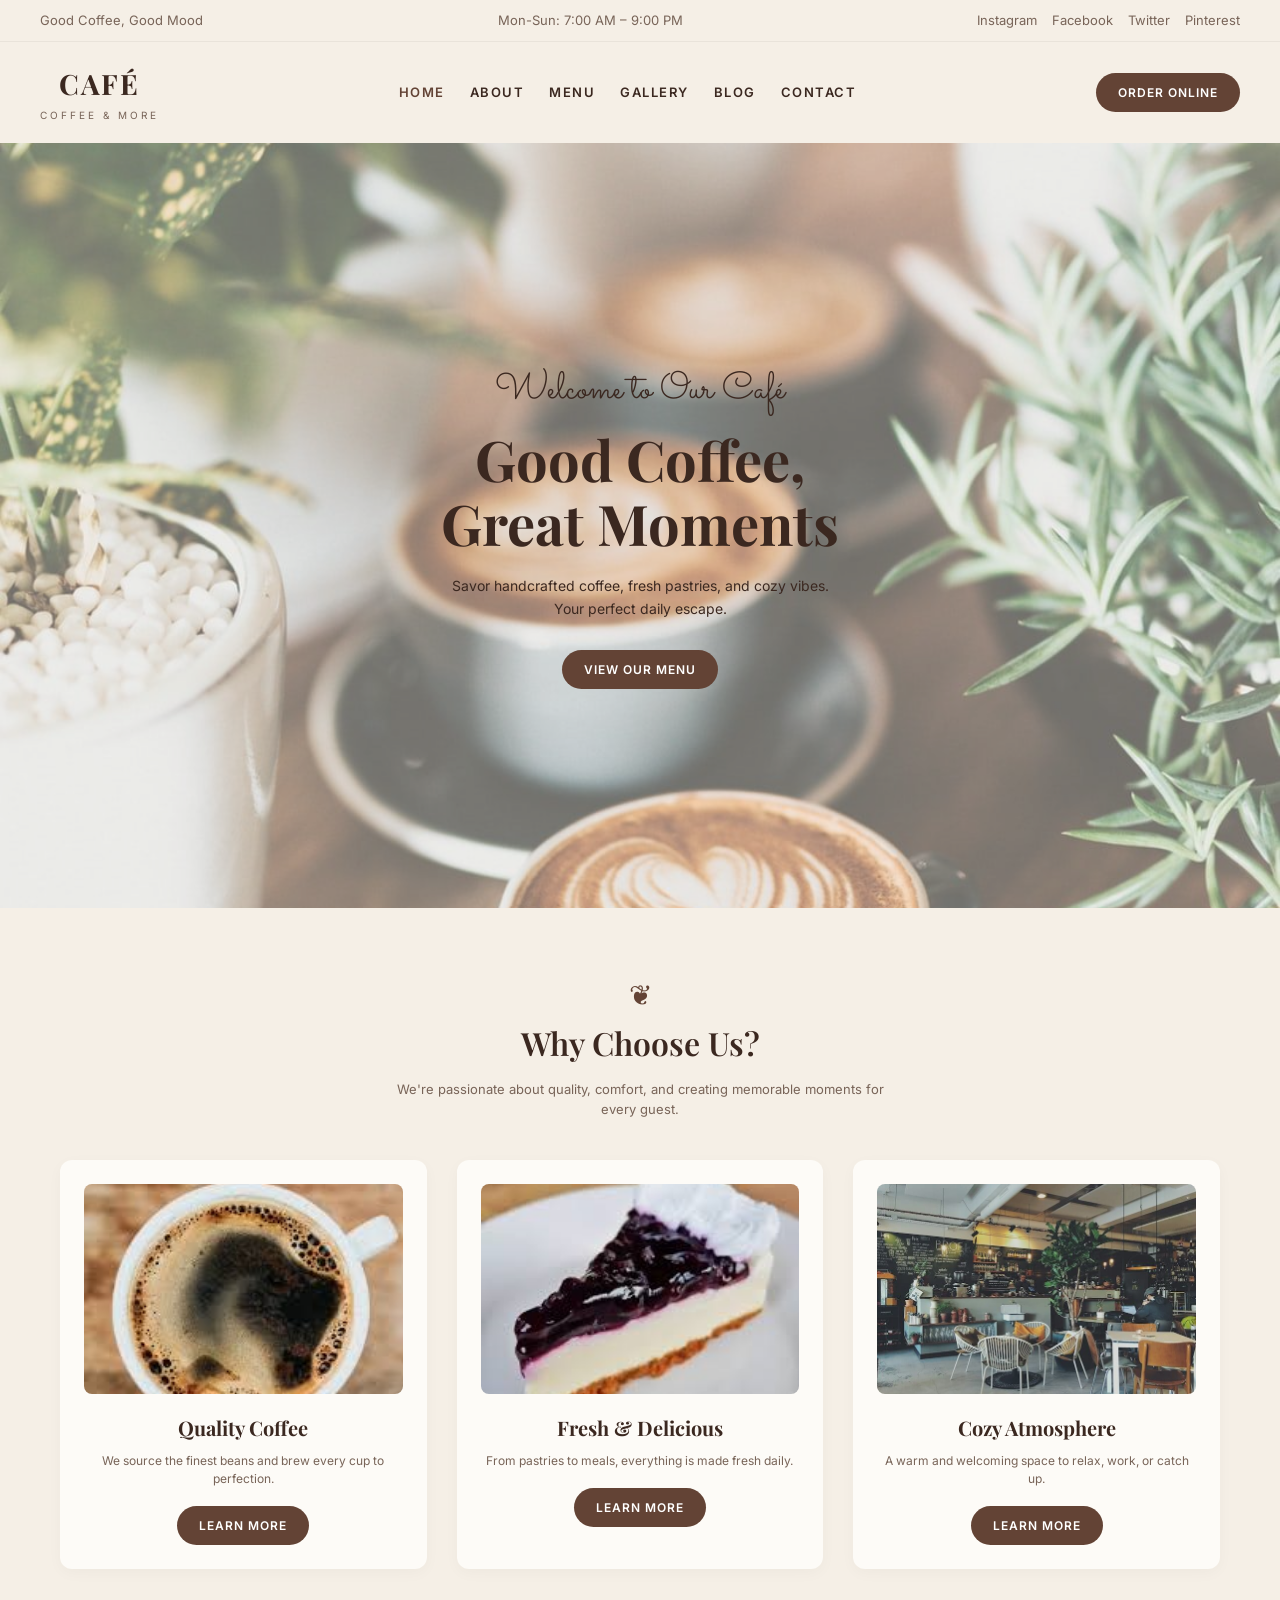
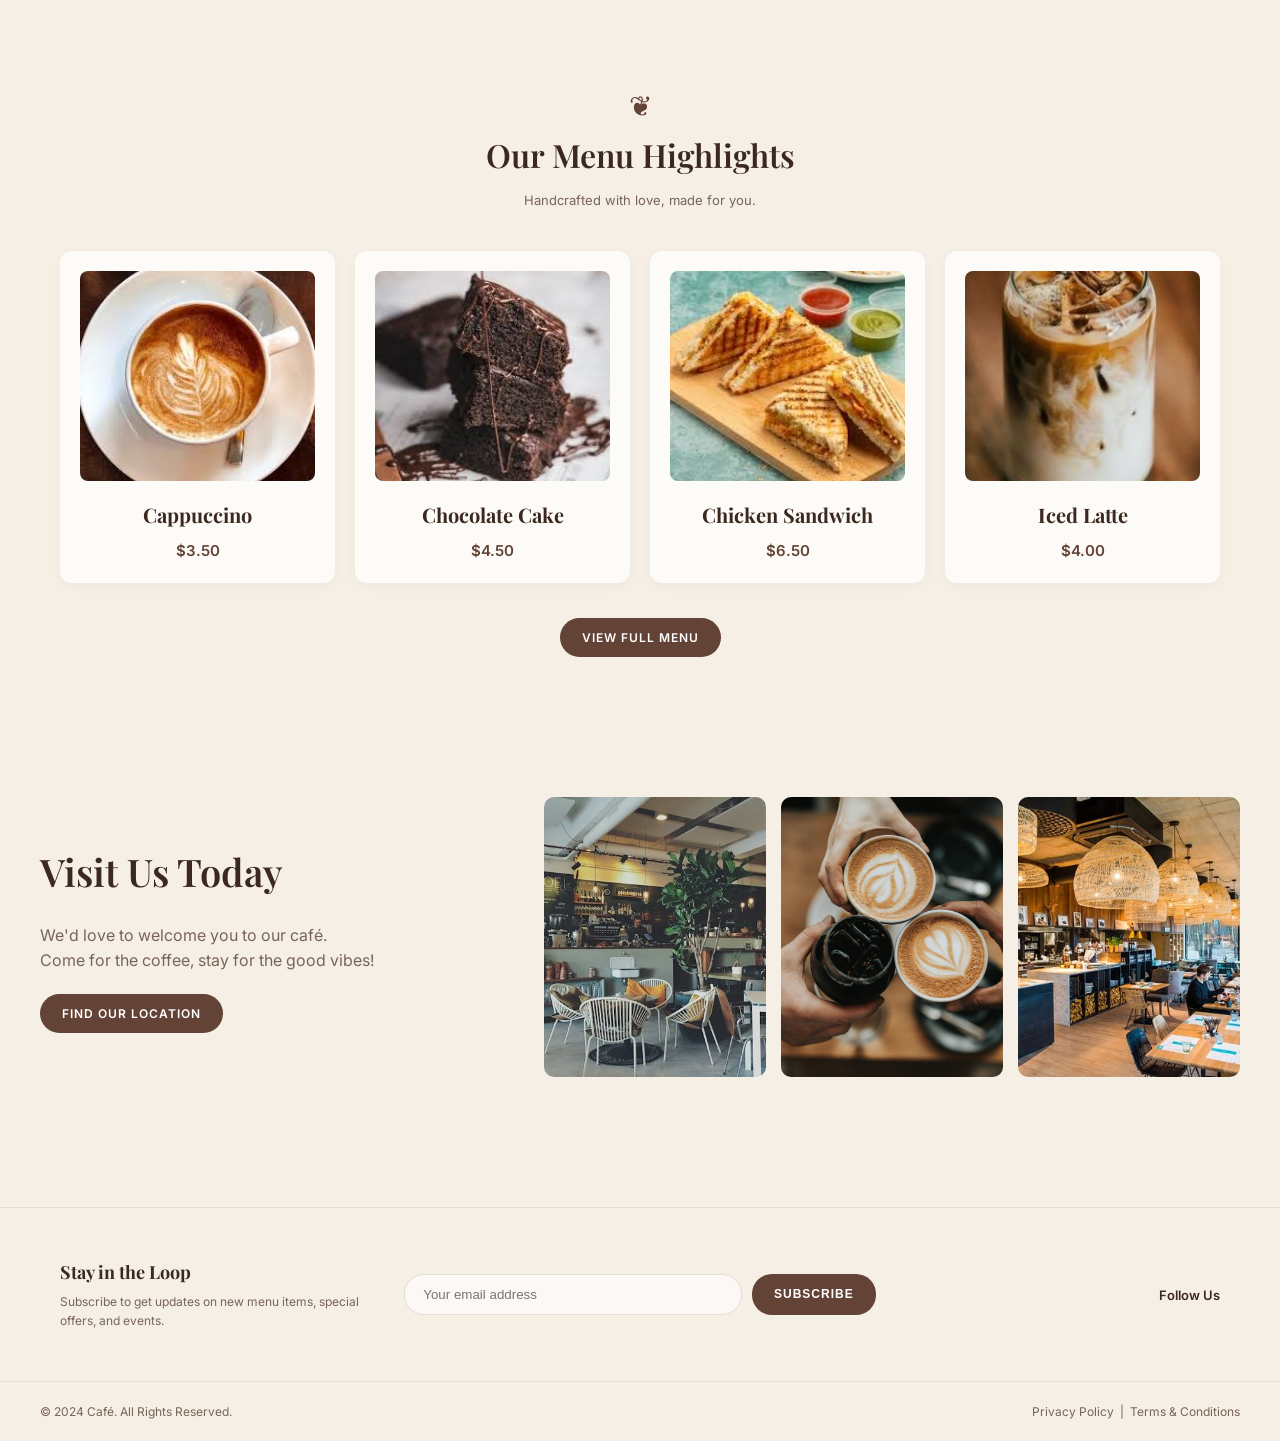
<file: index.html>
<!DOCTYPE html>
<html lang="en">
<head>
  <meta charset="UTF-8">
  <meta name="viewport" content="width=device-width, initial-scale=1.0">
  <title>Café Coffee & More - Home</title>
  <link rel="stylesheet" href="style.css">
 
</head>
<body>


  <div class="top-bar">
    <span>Good Coffee, Good Mood</span>
    <span>Mon-Sun: 7:00 AM – 9:00 PM</span>
    <div class="top-bar-socials">
      <a href="#">Instagram</a>
      <a href="#">Facebook</a>
      <a href="#">Twitter</a>
      <a href="#">Pinterest</a>
    </div>
  </div>

 
  <header class="header">
    <div class="logo">
      <h1>CAFÉ</h1>
      <span>COFFEE &amp; MORE</span>
    </div>
    <nav>
      <ul class="nav-links">
        <li><a href="index.html" class="active">HOME</a></li>
        <li><a href="about.html">ABOUT</a></li>
        <li><a href="menu.html">MENU</a></li>
        <li><a href="gallery.html">GALLERY</a></li>
        <li><a href="blog.html">BLOG</a></li>
        <li><a href="contact.html">CONTACT</a></li>
      </ul>
    </nav>
    <a href="menu.html" class="btn-primary">ORDER ONLINE</a>
  </header>

  
  <section class="hero">
    <div class="hero-content">
      <span class="hero-tag">Welcome to Our Café</span>
      <h1 class="hero-heading">Good Coffee,<br>Great Moments</h1>
      <p class="hero-subtext">Savor handcrafted coffee, fresh pastries, and cozy vibes.<br>Your perfect daily escape.</p>
      <a href="menu.html" class="btn-primary">VIEW OUR MENU</a>
    </div>
  </section>

 
  <section class="container" style="padding: 70px 20px;">
    <div class="section-header">
      <span class="section-tag">❦</span>
      <h2 class="section-title">Why Choose Us?</h2>
      <p class="section-desc">We're passionate about quality, comfort, and creating memorable moments for every guest.</p>
    </div>

    <div class="cards-grid">
      <div class="info-card">
        <img src="image/cards.jpg" class="card-img" alt="Quality Coffee">
        <h3 class="card-title">Quality Coffee</h3>
        <p class="card-desc">We source the finest beans and brew every cup to perfection.</p>
        <a href="about.html" class="btn-primary">LEARN MORE</a>
      </div>
      <div class="info-card">
        <img src="image/5.jpg" class="card-img" alt="Fresh & Delicious">
        <h3 class="card-title">Fresh &amp; Delicious</h3>
        <p class="card-desc">From pastries to meals, everything is made fresh daily.</p>
        <a href="menu.html" class="btn-primary">LEARN MORE</a>
      </div>
      <div class="info-card">
        <img src="image/1.jpg" class="card-img" alt="Cozy Atmosphere">
        <h3 class="card-title">Cozy Atmosphere</h3>
        <p class="card-desc">A warm and welcoming space to relax, work, or catch up.</p>
        <a href="gallery.html" class="btn-primary">LEARN MORE</a>
      </div>
    </div>
  </section>


  <section class="container" style="padding: 50px 20px 70px;">
    <div class="section-header">
      <span class="section-tag">❦</span>
      <h2 class="section-title">Our Menu Highlights</h2>
      <p class="section-desc">Handcrafted with love, made for you.</p>
    </div>

    <div class="menu-grid-4">
      <div class="menu-card">
        <img src="image/menu4.jpg" class="card-img" alt="Cappuccino">
        <h3 class="card-title">Cappuccino</h3>
        <span class="price-tag">$3.50</span>
      </div>
      <div class="menu-card">
        <img src="image/choco.jpg" class="card-img" alt="Chocolate Cake">
        <h3 class="card-title">Chocolate Cake</h3>
        <span class="price-tag">$4.50</span>
      </div>
      <div class="menu-card">
        <img src="image/chicken sandwich.jpg" class="card-img" alt="Chicken Sandwich">
        <h3 class="card-title">Chicken Sandwich</h3>
        <span class="price-tag">$6.50</span>
      </div>
      <div class="menu-card">
        <img src="image/menu.jpg" class="card-img" alt="Iced Latte">
        <h3 class="card-title">Iced Latte</h3>
        <span class="price-tag">$4.00</span>
      </div>
    </div>

    <div style="text-align: center; margin-top: 35px;">
      <a href="menu.html" class="btn-primary">VIEW FULL MENU</a>
    </div>
  </section>

  
  <section class="container visit-section">
    <div>
      <h2 class="section-title" style="font-size: 38px;">Visit Us Today</h2>
      <p style="margin: 20px 0; color: var(--text-muted); line-height: 1.6;">We'd love to welcome you to our café.<br>Come for the coffee, stay for the good vibes!</p>
      <a href="contact.html" class="btn-primary">FIND OUR LOCATION</a>
    </div>
    <div class="visit-images">
      <img src="image/1.jpg" alt="Cafe Entrance">
      <img src="image/2.jpg" alt="Latte Pouring">
      <img src="image/3.jpg" alt="Cafe Seating Area">
    </div>
  </section>

 
  <section class="newsletter-section">
    <div class="container newsletter-grid">
      <div>
        <h4 style="font-family: var(--font-serif); font-size: 18px; margin-bottom: 5px;">Stay in the Loop</h4>
        <p style="font-size: 12px; color: var(--text-muted);">Subscribe to get updates on new menu items, special offers, and events.</p>
      </div>
      <form class="newsletter-form" action="#" method="POST">
        <input type="email" placeholder="Your email address" required>
        <button type="submit" class="btn-primary">SUBSCRIBE</button>
      </form>
      <div style="text-align: right;">
        <span style="font-size: 13px; font-weight: 600;">Follow Us</span>
      </div>
    </div>
  </section>

 
  <footer class="footer-bottom">
    <p>&copy; 2024 Café. All Rights Reserved.</p>
    <div>
      <a href="#">Privacy Policy</a> &nbsp;|&nbsp; <a href="#">Terms &amp; Conditions</a>
    </div>
  </footer>

</body>
</html>
</file>
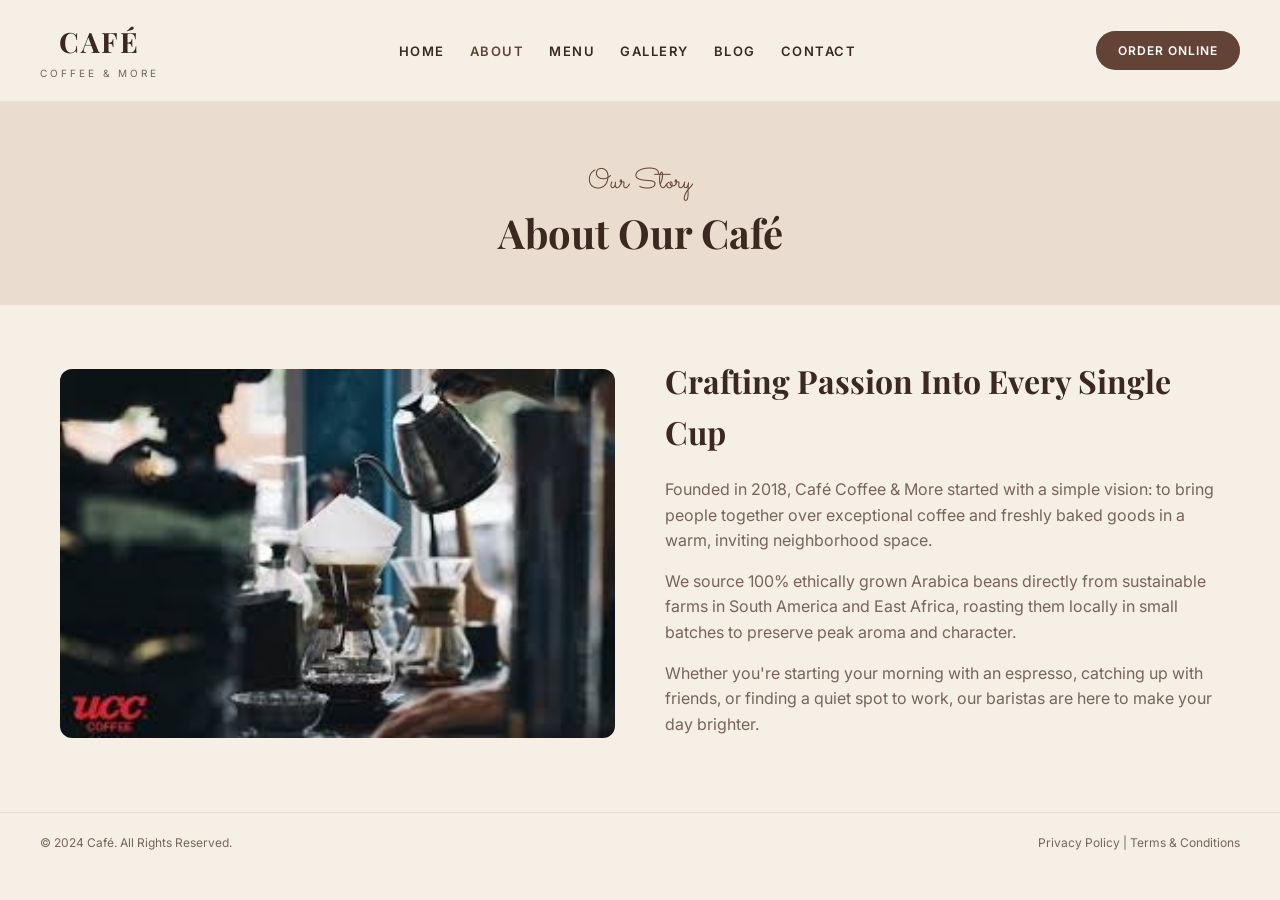
<file: about.html>
<!DOCTYPE html>
<html lang="en">
<head>
  <meta charset="UTF-8">
  <meta name="viewport" content="width=device-width, initial-scale=1.0">
  <title>Café Coffee & More - About Us</title>
  <link rel="stylesheet" href="style.css">
 
</head>
<body>

  <header class="header">
    <div class="logo">
      <h1>CAFÉ</h1>
      <span>COFFEE & MORE</span>
    </div>
    <nav>
      <ul class="nav-links">
        <li><a href="index.html">HOME</a></li>
        <li><a href="about.html" class="active">ABOUT</a></li>
        <li><a href="menu.html">MENU</a></li>
        <li><a href="gallery.html">GALLERY</a></li>
        <li><a href="blog.html">BLOG</a></li>
        <li><a href="contact.html">CONTACT</a></li>
      </ul>
    </nav>
    <a href="menu.html" class="btn-primary">ORDER ONLINE</a>
  </header>

  <div class="page-header-banner">
    <span class="section-tag">Our Story</span>
    <h1>About Our Café</h1>
  </div>

  <div class="container">
    <div class="about-content">
      <img src="image/about.jpg" alt="Coffee Brewing" class="about-img">
      <div class="about-text">
        <h2>Crafting Passion Into Every Single Cup</h2>
        <p>Founded in 2018, Café Coffee & More started with a simple vision: to bring people together over exceptional coffee and freshly baked goods in a warm, inviting neighborhood space.</p>
        <p>We source 100% ethically grown Arabica beans directly from sustainable farms in South America and East Africa, roasting them locally in small batches to preserve peak aroma and character.</p>
        <p>Whether you're starting your morning with an espresso, catching up with friends, or finding a quiet spot to work, our baristas are here to make your day brighter.</p>
      </div>
    </div>
  </div>

  <footer class="footer-bottom">
    <p>&copy; 2024 Café. All Rights Reserved.</p>
    <div><a href="#">Privacy Policy</a> | <a href="#">Terms &amp; Conditions</a></div>
  </footer>

</body>
</html>
</file>
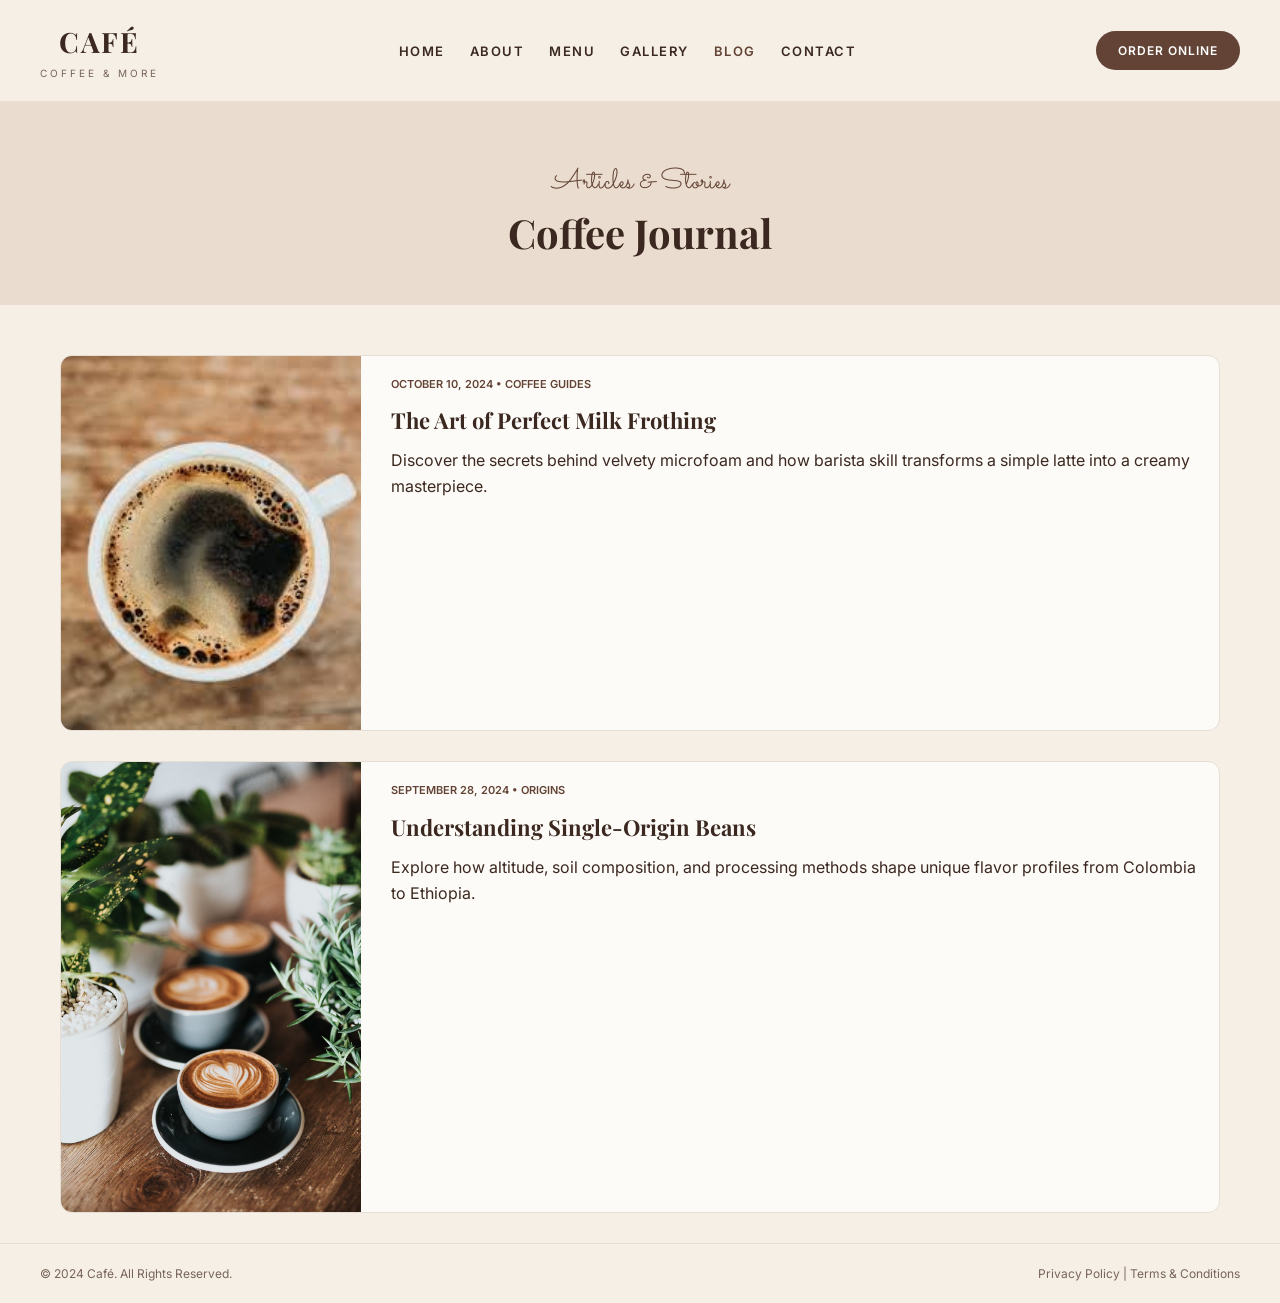
<file: blog.html>
<!DOCTYPE html>
<html lang="en">
<head>
  <meta charset="UTF-8">
  <meta name="viewport" content="width=device-width, initial-scale=1.0">
  <title>Café Coffee & More - Blog</title>
  <link rel="stylesheet" href="style.css">
  
</head>
<body>

  <header class="header">
    <div class="logo">
      <h1>CAFÉ</h1>
      <span>COFFEE & MORE</span>
    </div>
    <nav>
      <ul class="nav-links">
        <li><a href="index.html">HOME</a></li>
        <li><a href="about.html">ABOUT</a></li>
        <li><a href="menu.html">MENU</a></li>
        <li><a href="gallery.html">GALLERY</a></li>
        <li><a href="blog.html" class="active">BLOG</a></li>
        <li><a href="contact.html">CONTACT</a></li>
      </ul>
    </nav>
    <a href="menu.html" class="btn-primary">ORDER ONLINE</a>
  </header>

  <div class="page-header-banner">
    <span class="section-tag">Articles &amp; Stories</span>
    <h1>Coffee Journal</h1>
  </div>

  <div class="container">
    <article class="blog-post">
      <img src="image/cards.jpg" alt="Coffee Brewing">
      <div class="blog-post-content">
        <div class="blog-meta">OCTOBER 10, 2024 • COFFEE GUIDES</div>
        <h2>The Art of Perfect Milk Frothing</h2>
        <p>Discover the secrets behind velvety microfoam and how barista skill transforms a simple latte into a creamy masterpiece.</p>
      </div>
    </article>

    <article class="blog-post">
      <img src="image/4.jpg" alt="Coffee Beans">
      <div class="blog-post-content">
        <div class="blog-meta">SEPTEMBER 28, 2024 • ORIGINS</div>
        <h2>Understanding Single-Origin Beans</h2>
        <p>Explore how altitude, soil composition, and processing methods shape unique flavor profiles from Colombia to Ethiopia.</p>
      </div>
    </article>
  </div>

  <footer class="footer-bottom">
    <p>&copy; 2024 Café. All Rights Reserved.</p>
    <div><a href="#">Privacy Policy</a> | <a href="#">Terms &amp; Conditions</a></div>
  </footer>

</body>
</html>
</file>
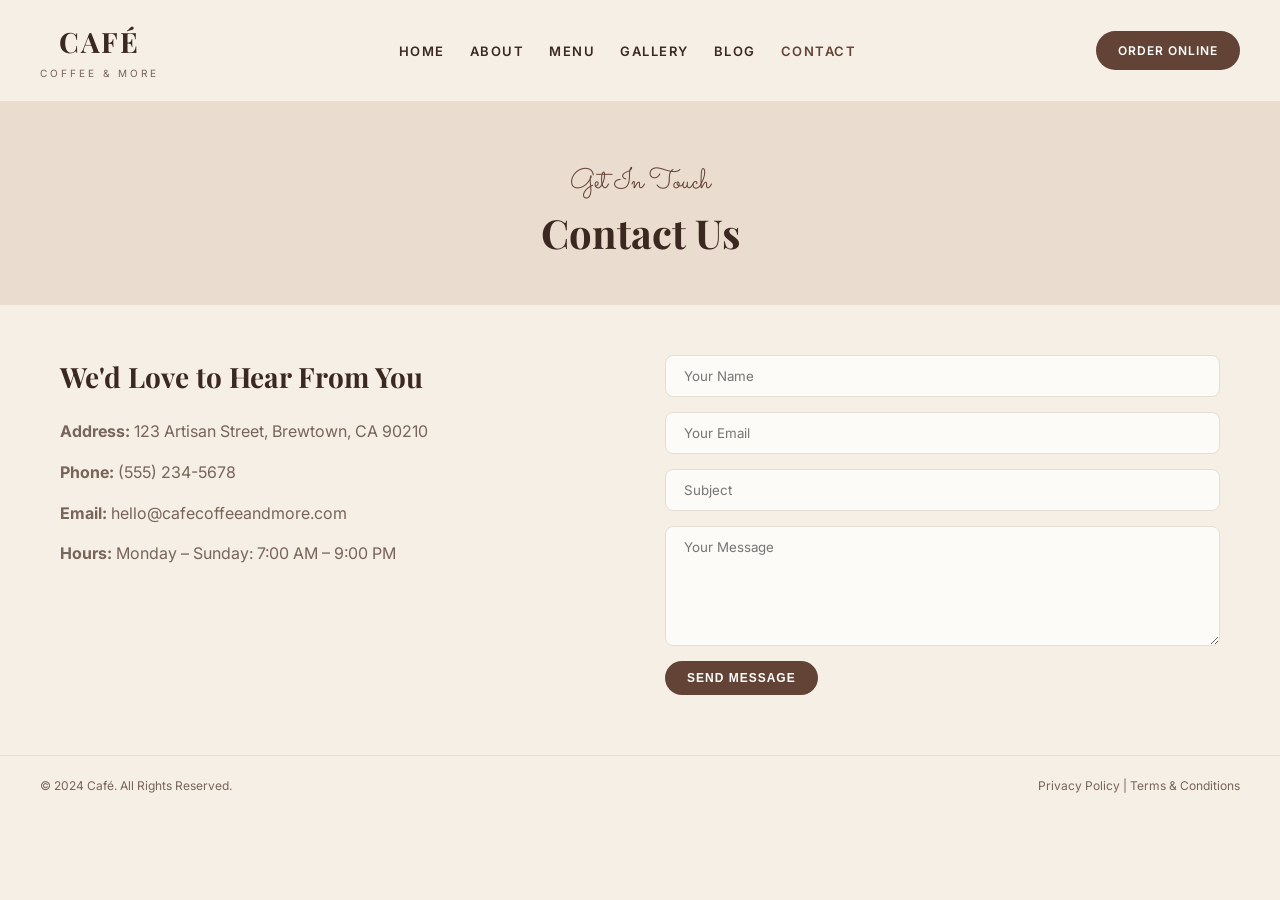
<file: contact.html>
<!DOCTYPE html>
<html lang="en">
<head>
  <meta charset="UTF-8">
  <meta name="viewport" content="width=device-width, initial-scale=1.0">
  <title>Café Coffee & More - Contact Us</title>
  <link rel="stylesheet" href="style.css">
 
</head>
<body>

  <header class="header">
    <div class="logo">
      <h1>CAFÉ</h1>
      <span>COFFEE & MORE</span>
    </div>
    <nav>
      <ul class="nav-links">
        <li><a href="index.html">HOME</a></li>
        <li><a href="about.html">ABOUT</a></li>
        <li><a href="menu.html">MENU</a></li>
        <li><a href="gallery.html">GALLERY</a></li>
        <li><a href="blog.html">BLOG</a></li>
        <li><a href="contact.html" class="active">CONTACT</a></li>
      </ul>
    </nav>
    <a href="menu.html" class="btn-primary">ORDER ONLINE</a>
  </header>

  <div class="page-header-banner">
    <span class="section-tag">Get In Touch</span>
    <h1>Contact Us</h1>
  </div>

  <div class="container">
    <div class="contact-grid">
      <div class="contact-info">
        <h2>We'd Love to Hear From You</h2>
        <p><strong>Address:</strong> 123 Artisan Street, Brewtown, CA 90210</p>
        <p><strong>Phone:</strong> (555) 234-5678</p>
        <p><strong>Email:</strong> hello@cafecoffeeandmore.com</p>
        <p><strong>Hours:</strong> Monday – Sunday: 7:00 AM – 9:00 PM</p>
      </div>

      <form class="contact-form" action="#" method="POST">
        <input type="text" placeholder="Your Name" required>
        <input type="email" placeholder="Your Email" required>
        <input type="text" placeholder="Subject">
        <textarea placeholder="Your Message" required></textarea>
        <button type="submit" class="btn-primary" style="align-self: flex-start;">SEND MESSAGE</button>
      </form>
    </div>
  </div>

  <footer class="footer-bottom">
    <p>&copy; 2024 Café. All Rights Reserved.</p>
    <div><a href="#">Privacy Policy</a> | <a href="#">Terms &amp; Conditions</a></div>
  </footer>

</body>
</html>
</file>
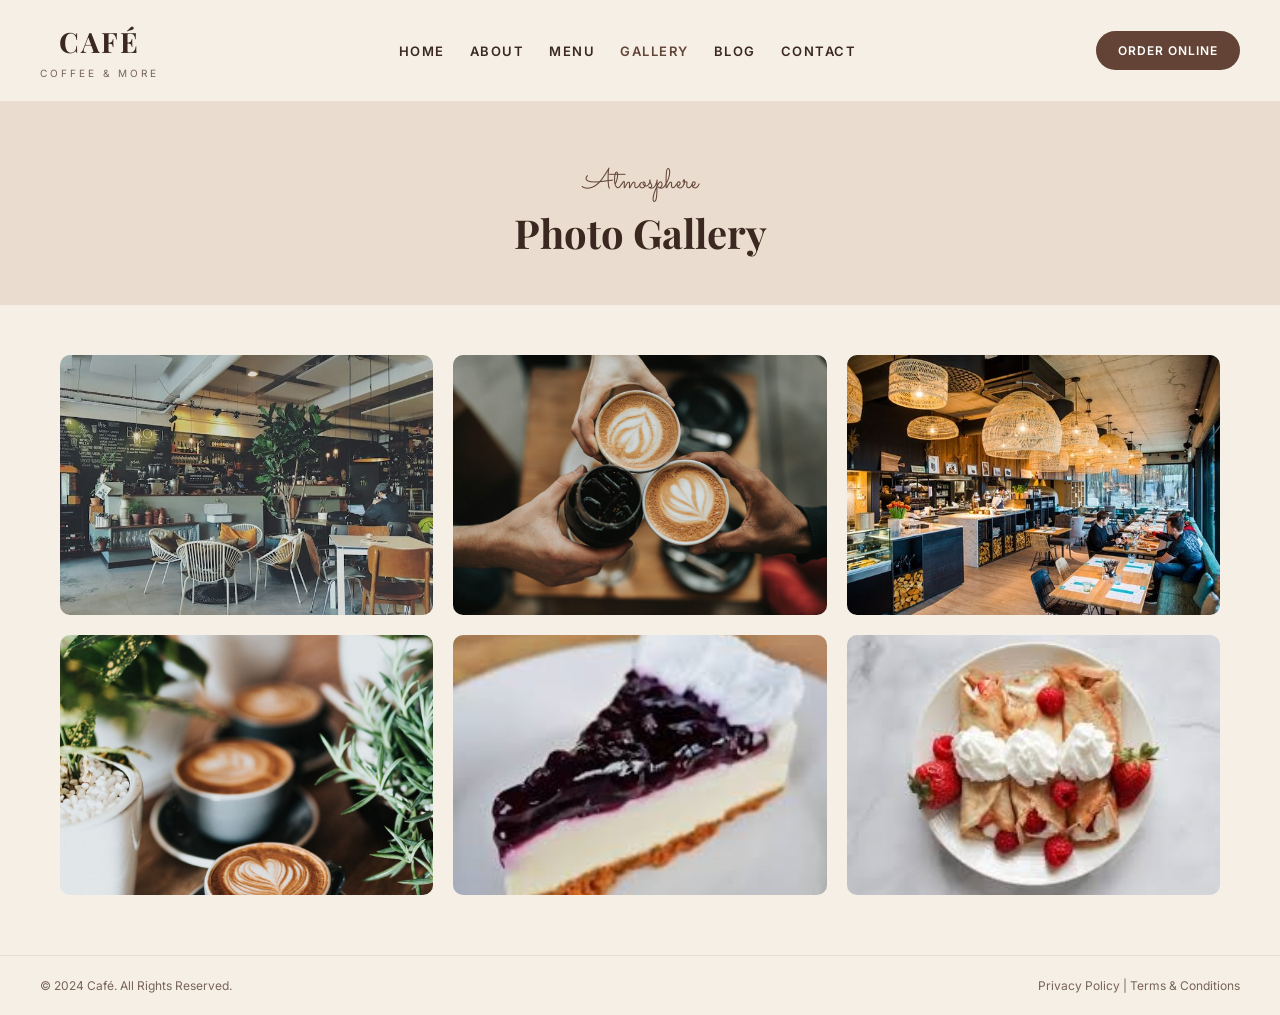
<file: gallery.html>
<!DOCTYPE html>
<html lang="en">
<head>
  <meta charset="UTF-8">
  <meta name="viewport" content="width=device-width, initial-scale=1.0">
  <title>Café Coffee & More - Gallery</title>
  <link rel="stylesheet" href="style.css">
  
</head>
<body>

  <header class="header">
    <div class="logo">
      <h1>CAFÉ</h1>
      <span>COFFEE & MORE</span>
    </div>
    <nav>
      <ul class="nav-links">
        <li><a href="index.html">HOME</a></li>
        <li><a href="about.html">ABOUT</a></li>
        <li><a href="menu.html">MENU</a></li>
        <li><a href="gallery.html" class="active">GALLERY</a></li>
        <li><a href="blog.html">BLOG</a></li>
        <li><a href="contact.html">CONTACT</a></li>
      </ul>
    </nav>
    <a href="menu.html" class="btn-primary">ORDER ONLINE</a>
  </header>

  <div class="page-header-banner">
    <span class="section-tag">Atmosphere</span>
    <h1>Photo Gallery</h1>
  </div>

  <div class="container">
    <div class="gallery-grid">
      <img src="image/1.jpg" alt="Interior">
      <img src="image/2.jpg" alt="Latte Art">
      <img src="image/3.jpg" alt="Cozy Corner">
      <img src="image/4.jpg" alt="Coffee Cup">
      <img src="image/5.jpg" alt="Pastry Display">
      <img src="image/6.jpg" alt="Muffin close-up">
    </div>
  </div>

  <footer class="footer-bottom">
    <p>&copy; 2024 Café. All Rights Reserved.</p>
    <div><a href="#">Privacy Policy</a> | <a href="#">Terms &amp; Conditions</a></div>
  </footer>

</body>
</html>
</file>
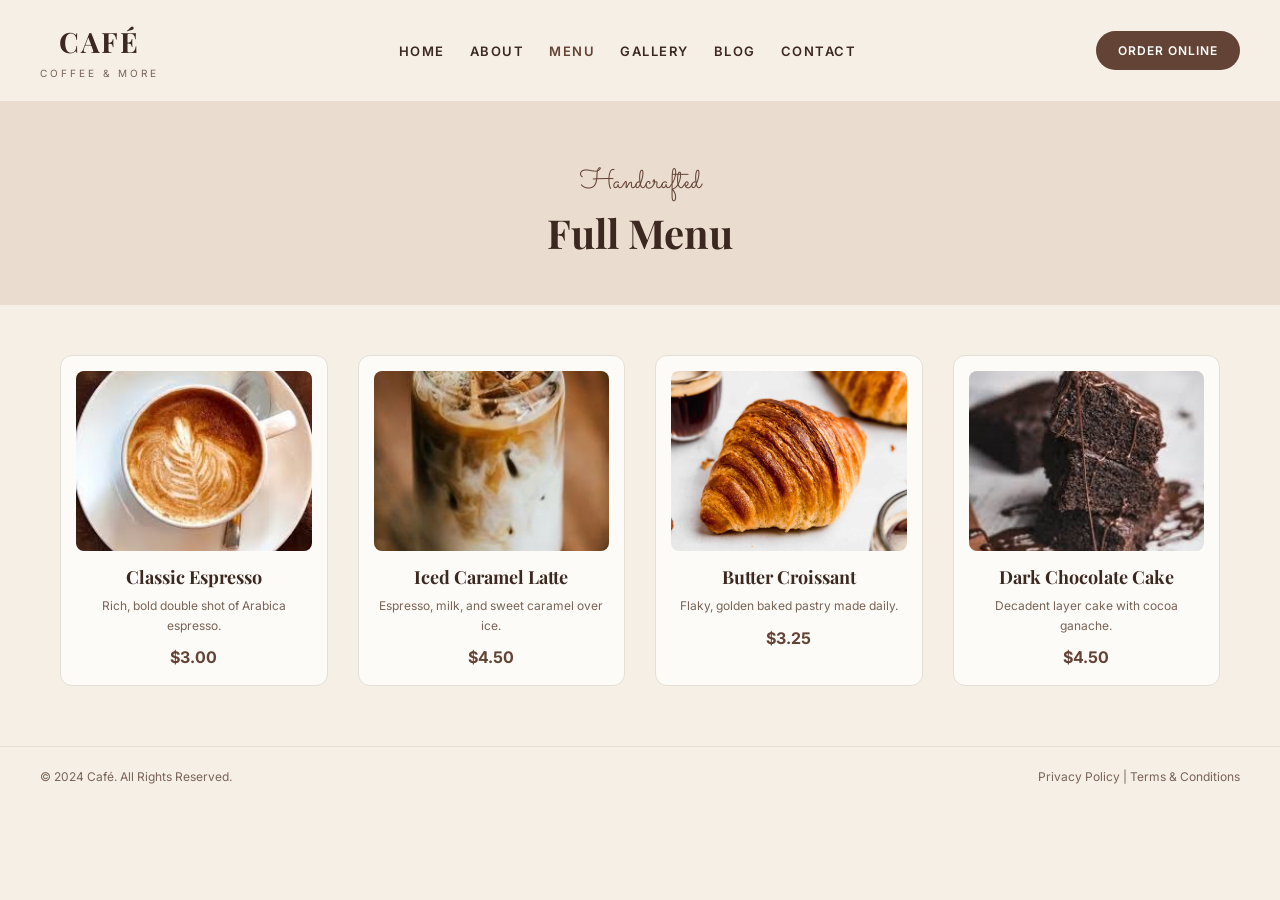
<file: menu.html>
<!DOCTYPE html>
<html lang="en">
<head>
  <meta charset="UTF-8">
  <meta name="viewport" content="width=device-width, initial-scale=1.0">
  <title>Café Coffee & More - Menu</title>
  <link rel="stylesheet" href="style.css">
  <style>
    .menu-grid {
      display: grid;
      grid-template-columns: repeat(auto-fill, minmax(250px, 1fr));
      gap: 30px;
      margin-bottom: 60px;
    }
    .item-card {
      background: var(--bg-card);
      border-radius: 12px;
      overflow: hidden;
      padding: 15px;
      text-align: center;
      border: 1px solid var(--border-light);
    }
    .item-card img {
      width: 100%;
      height: 180px;
      object-fit: cover;
      border-radius: 8px;
      margin-bottom: 12px;
    }
    .item-card h3 { font-family: var(--font-serif); font-size: 18px; margin-bottom: 5px; }
    .item-card p { font-size: 12px; color: var(--text-muted); margin-bottom: 10px; }
    .item-card .price { font-weight: 700; color: var(--btn-brown); }
  </style>
</head>
<body>

  <header class="header">
    <div class="logo">
      <h1>CAFÉ</h1>
      <span>COFFEE & MORE</span>
    </div>
    <nav>
      <ul class="nav-links">
        <li><a href="index.html">HOME</a></li>
        <li><a href="about.html">ABOUT</a></li>
        <li><a href="menu.html" class="active">MENU</a></li>
        <li><a href="gallery.html">GALLERY</a></li>
        <li><a href="blog.html">BLOG</a></li>
        <li><a href="contact.html">CONTACT</a></li>
      </ul>
    </nav>
    <a href="menu.html" class="btn-primary">ORDER ONLINE</a>
  </header>

  <div class="page-header-banner">
    <span class="section-tag">Handcrafted</span>
    <h1>Full Menu</h1>
  </div>

  <div class="container">
    <div class="menu-grid">
      <div class="item-card">
        <img src="image/menu4.jpg" alt="Espresso">
        <h3>Classic Espresso</h3>
        <p>Rich, bold double shot of Arabica espresso.</p>
        <span class="price">$3.00</span>
      </div>
      <div class="item-card">
        <img src="image/menu.jpg" alt="Iced Latte">
        <h3>Iced Caramel Latte</h3>
        <p>Espresso, milk, and sweet caramel over ice.</p>
        <span class="price">$4.50</span>
      </div>
      <div class="item-card">
        <img src="image/croissants-4.jpg" alt="Butter Croissant">
        <h3>Butter Croissant</h3>
        <p>Flaky, golden baked pastry made daily.</p>
        <span class="price">$3.25</span>
      </div>
      <div class="item-card">
        <img src="image/choco.jpg" alt="Chocolate Cake">
        <h3>Dark Chocolate Cake</h3>
        <p>Decadent layer cake with cocoa ganache.</p>
        <span class="price">$4.50</span>
      </div>
    </div>
  </div>

  <footer class="footer-bottom">
    <p>&copy; 2024 Café. All Rights Reserved.</p>
    <div><a href="#">Privacy Policy</a> | <a href="#">Terms &amp; Conditions</a></div>
  </footer>

</body>
</html>
</file>
<file: style.css>
/* Google Fonts Import */
@import url('https://fonts.googleapis.com/css2?family=Inter:wght@300;400;500;600&family=Playfair+Display:ital,wght@0,400;0,600;0,700;1,400&family=Sacramento&display=swap');

:root {
  --bg-primary: #f5efe6;
  --bg-card: #fdfbf7;
  --bg-darker: #eaddcf;
  --text-dark: #3b2820;
  --text-muted: #786458;
  --btn-brown: #634335;
  --btn-brown-hover: #483025;
  --border-light: #e6ded5;
  --font-serif: 'Playfair Display', serif;
  --font-sans: 'Inter', sans-serif;
  --font-script: 'Sacramento', cursive;
}

* {
  margin: 0;
  padding: 0;
  box-sizing: border-box;
}

body {
  font-family: var(--font-sans);
  background-color: var(--bg-primary);
  color: var(--text-dark);
  line-height: 1.6;
}

a {
  text-decoration: none;
  color: inherit;
}

img {
  max-width: 100%;
  height: auto;
  display: block;
}

.container {
  max-width: 1200px;
  margin: 0 auto;
  padding: 0 20px;
}

/* --- Top Bar --- */
.top-bar {
  display: flex;
  justify-content: space-between;
  align-items: center;
  padding: 10px 40px;
  font-size: 13px;
  color: var(--text-muted);
  border-bottom: 1px solid rgba(0,0,0,0.05);
}

.top-bar-socials {
  display: flex;
  gap: 15px;
}

/* --- Header & Navigation --- */
.header {
  display: flex;
  justify-content: space-between;
  align-items: center;
  padding: 20px 40px;
  background-color: var(--bg-primary);
  position: sticky;
  top: 0;
  z-index: 1000;
}

.logo {
  text-align: center;
}

.logo h1 {
  font-family: var(--font-serif);
  font-size: 28px;
  letter-spacing: 2px;
  font-weight: 700;
  color: var(--text-dark);
}

.logo span {
  display: block;
  font-size: 10px;
  letter-spacing: 3px;
  color: var(--text-muted);
}

.nav-links {
  display: flex;
  gap: 25px;
  list-style: none;
}

.nav-links a {
  font-size: 13px;
  font-weight: 600;
  letter-spacing: 1.5px;
  color: var(--text-dark);
  transition: color 0.3s ease;
}

.nav-links a:hover,
.nav-links a.active {
  color: var(--btn-brown);
}

/* Buttons */
.btn-primary {
  background-color: var(--btn-brown);
  color: #fff !important;
  padding: 10px 22px;
  border-radius: 20px;
  font-size: 12px;
  font-weight: 600;
  letter-spacing: 1px;
  border: none;
  cursor: pointer;
  transition: background-color 0.3s ease;
  display: inline-block;
}

.btn-primary:hover {
  background-color: var(--btn-brown-hover);
}

/* Section Common Titles */
.section-header {
  text-align: center;
  margin-bottom: 40px;
}

.section-tag {
  font-family: var(--font-script);
  font-size: 28px;
  color: var(--btn-brown);
  display: block;
  margin-bottom: -5px;
}

.section-title {
  font-family: var(--font-serif);
  font-size: 32px;
  color: var(--text-dark);
  font-weight: 600;
}

.section-desc {
  font-size: 13px;
  color: var(--text-muted);
  max-width: 500px;
  margin: 10px auto 0;
}

/* Page Header Banner */
.page-header-banner {
  text-align: center;
  padding: 60px 20px 40px;
  background-color: var(--bg-darker);
  margin-bottom: 50px;
}

.page-header-banner h1 {
  font-family: var(--font-serif);
  font-size: 40px;
}

/* Newsletter & Footer */
.newsletter-section {
  padding: 50px 20px;
  border-top: 1px solid var(--border-light);
  margin-top: 60px;
}

.newsletter-grid {
  display: grid;
  grid-template-columns: 1fr 1.5fr 1fr;
  gap: 30px;
  align-items: center;
}

.newsletter-form {
  display: flex;
  gap: 10px;
}

.newsletter-form input {
  flex: 1;
  padding: 12px 18px;
  border-radius: 20px;
  border: 1px solid var(--border-light);
  background-color: rgba(255, 255, 255, 0.6);
  outline: none;
}

.footer-bottom {
  display: flex;
  justify-content: space-between;
  padding: 20px 40px;
  font-size: 12px;
  color: var(--text-muted);
  border-top: 1px solid var(--border-light);
}

/* --- Responsive Adjustments --- */
@media (max-width: 900px) {
  .header { flex-direction: column; gap: 15px; }
  .top-bar { display: none; }
  .newsletter-grid { grid-template-columns: 1fr; text-align: center; }
  .newsletter-form { flex-direction: column; }
}

    .hero {
      position: relative;
      width: 100%;
      min-height: 85vh;
      background: url('image/4.jpg') center center / cover no-repeat;
      display: flex;
      flex-direction: column;
      justify-content: center;
      align-items: center;
      text-align: center;
      padding: 80px 20px;
    }

    /* Subtle overlay to ensure text readability matching the image */
    .hero::before {
      content: '';
      position: absolute;
      top: 0;
      left: 0;
      right: 0;
      bottom: 0;
      background: rgba(245, 239, 230, 0.45);
      z-index: 1;
    }

    .hero-content {
      position: relative;
      z-index: 2;
      max-width: 650px;
    }

    .hero-tag {
      font-family: var(--font-script);
      font-size: 38px;
      color: var(--text-dark);
      display: block;
      margin-bottom: -10px;
    }

    .hero-heading {
      font-family: var(--font-serif);
      font-size: 56px;
      line-height: 1.15;
      margin: 15px 0 20px;
      color: var(--text-dark);
      font-weight: 700;
    }

    .hero-subtext {
      font-size: 14px;
      color: var(--text-dark);
      margin-bottom: 30px;
      line-height: 1.6;
      font-weight: 400;
    }

    /* Cards Grid Layout */
    .cards-grid {
      display: grid;
      grid-template-columns: repeat(3, 1fr);
      gap: 30px;
      margin-top: 30px;
    }

    .info-card {
      background-color: var(--bg-card);
      border-radius: 12px;
      padding: 24px;
      text-align: center;
      box-shadow: 0 4px 15px rgba(0,0,0,0.03);
    }

    .menu-grid-4 {
      display: grid;
      grid-template-columns: repeat(4, 1fr);
      gap: 20px;
      margin-top: 30px;
    }

    .menu-card {
      background-color: var(--bg-card);
      border-radius: 12px;
      padding: 20px;
      text-align: center;
      box-shadow: 0 4px 15px rgba(0,0,0,0.03);
    }

    .card-img {
      width: 100%;
      height: 210px;
      object-fit: cover;
      border-radius: 8px;
      margin-bottom: 18px;
    }

    .card-title {
      font-family: var(--font-serif);
      font-size: 20px;
      margin-bottom: 8px;
      color: var(--text-dark);
    }

    .card-desc {
      font-size: 12px;
      color: var(--text-muted);
      margin-bottom: 18px;
      line-height: 1.5;
    }

    .price-tag {
      font-weight: 600;
      color: var(--btn-brown);
      font-size: 15px;
      display: block;
      margin-top: 5px;
    }

    /* Visit Us Section */
    .visit-section {
      padding: 70px 0;
      display: grid;
      grid-template-columns: 1fr 1.5fr;
      gap: 40px;
      align-items: center;
    }

    .visit-images {
      display: grid;
      grid-template-columns: repeat(3, 1fr);
      gap: 15px;
    }

    .visit-images img {
      width: 100%;
      height: 280px;
      object-fit: cover;
      border-radius: 10px;
    }

    @media (max-width: 900px) {
      .cards-grid, .menu-grid-4, .visit-section {
        grid-template-columns: 1fr;
      }
      .hero-heading { font-size: 38px; }
    }
   .about-content {
      display: grid;
      grid-template-columns: 1fr 1fr;
      gap: 50px;
      align-items: center;
      margin-bottom: 60px;
    }
    .about-text h2 {
      font-family: var(--font-serif);
      font-size: 32px;
      margin-bottom: 20px;
    }
    .about-text p {
      color: var(--text-muted);
      margin-bottom: 15px;
    }
    .about-img {
      border-radius: 12px;
      width: 100%;
    }
    .blog-post {
      display: grid;
      grid-template-columns: 300px 1fr;
      gap: 30px;
      background: var(--bg-card);
      border-radius: 12px;
      overflow: hidden;
      margin-bottom: 30px;
      border: 1px solid var(--border-light);
    }
    .blog-post img {
      width: 100%;
      height: 100%;
      object-fit: cover;
    }
    .blog-post-content {
      padding: 20px 20px 20px 0;
    }
    .blog-post h2 { font-family: var(--font-serif); font-size: 22px; margin-bottom: 10px; }
    .blog-meta { font-size: 11px; color: var(--btn-brown); margin-bottom: 10px; font-weight: 600; }
      .contact-grid {
      display: grid;
      grid-template-columns: 1fr 1fr;
      gap: 50px;
      margin-bottom: 60px;
    }
    .contact-info h2 { font-family: var(--font-serif); font-size: 28px; margin-bottom: 20px; }
    .contact-info p { color: var(--text-muted); margin-bottom: 15px; }
    .contact-form {
      display: flex;
      flex-direction: column;
      gap: 15px;
    }
    .contact-form input, .contact-form textarea {
      padding: 12px 18px;
      border-radius: 8px;
      border: 1px solid var(--border-light);
      background-color: var(--bg-card);
      font-family: inherit;
      outline: none;
    }
    .contact-form textarea { height: 120px; resize: vertical; }
     .gallery-grid {
      display: grid;
      grid-template-columns: repeat(3, 1fr);
      gap: 20px;
      margin-bottom: 60px;
    }
    .gallery-grid img {
      width: 100%;
      height: 260px;
      object-fit: cover;
      border-radius: 10px;
      transition: transform 0.3s ease;
    }
    .gallery-grid img:hover {
      transform: scale(1.02);
    }
</file>
